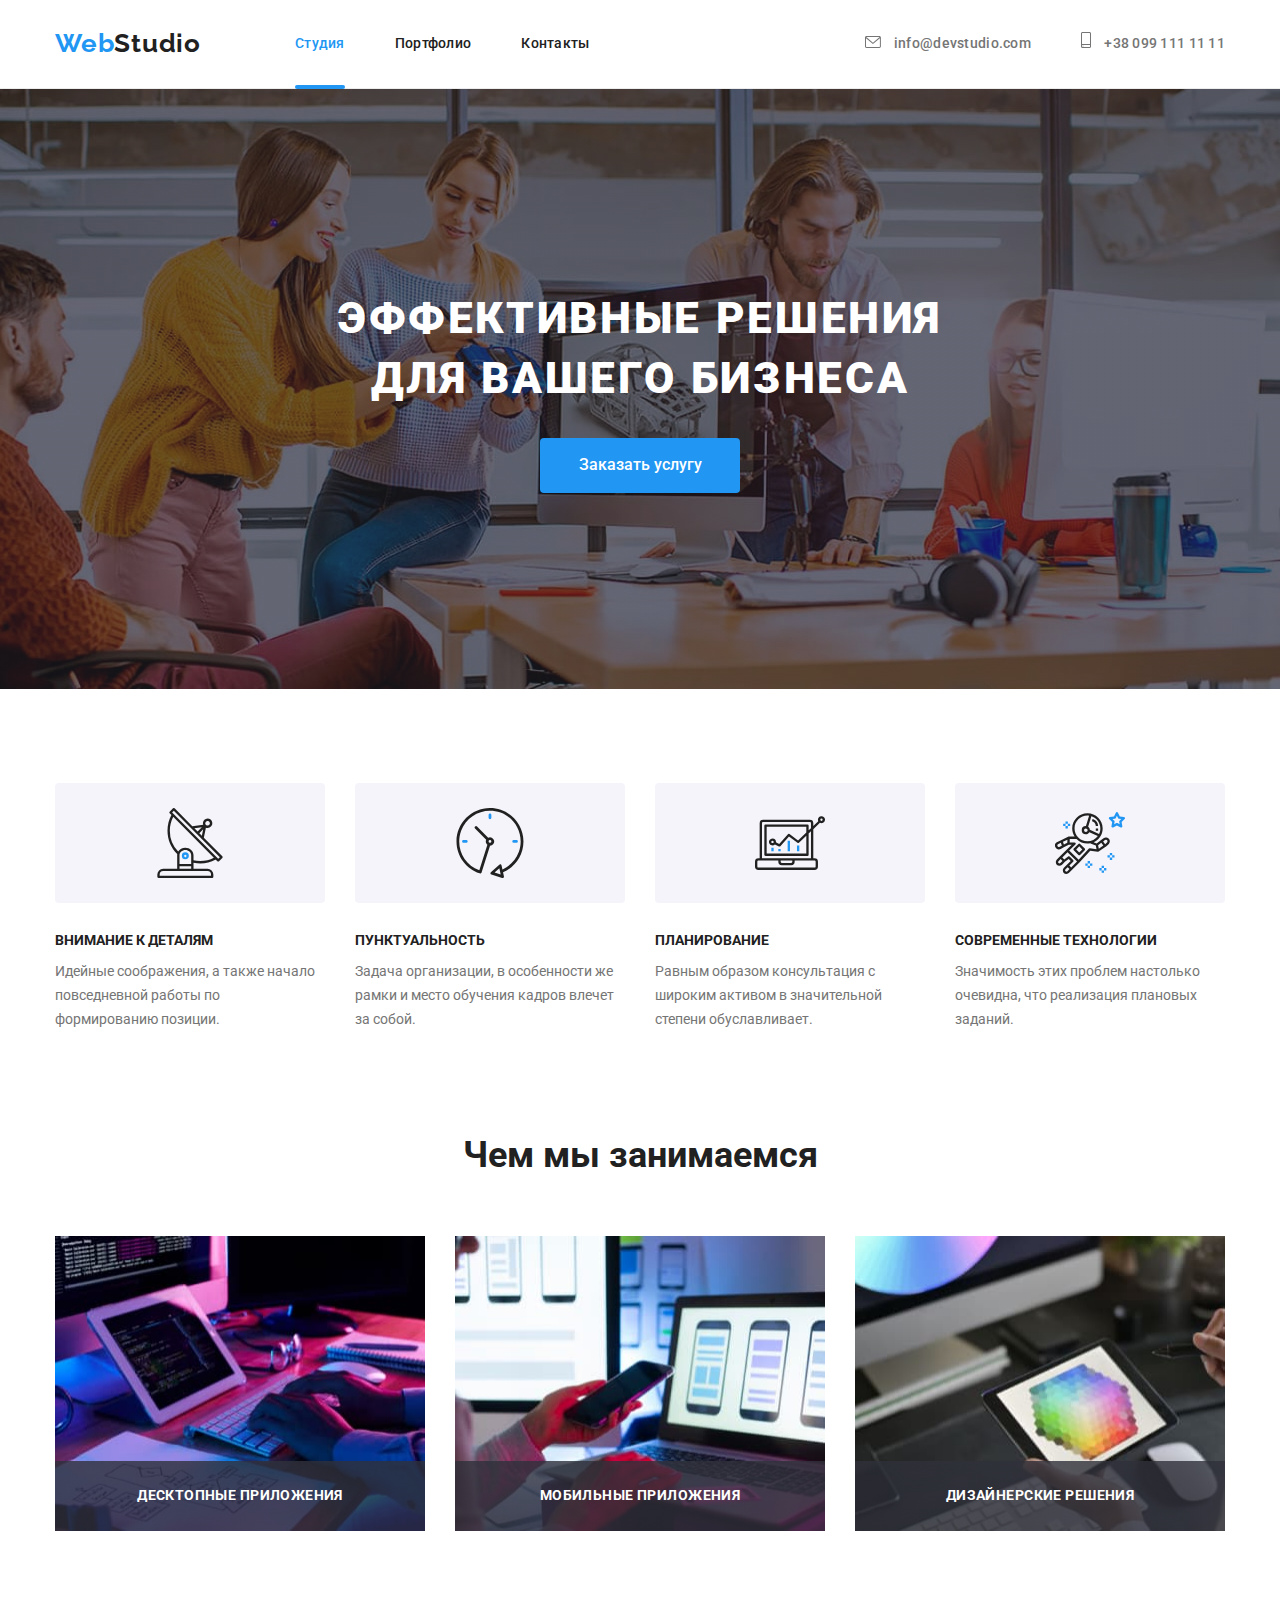
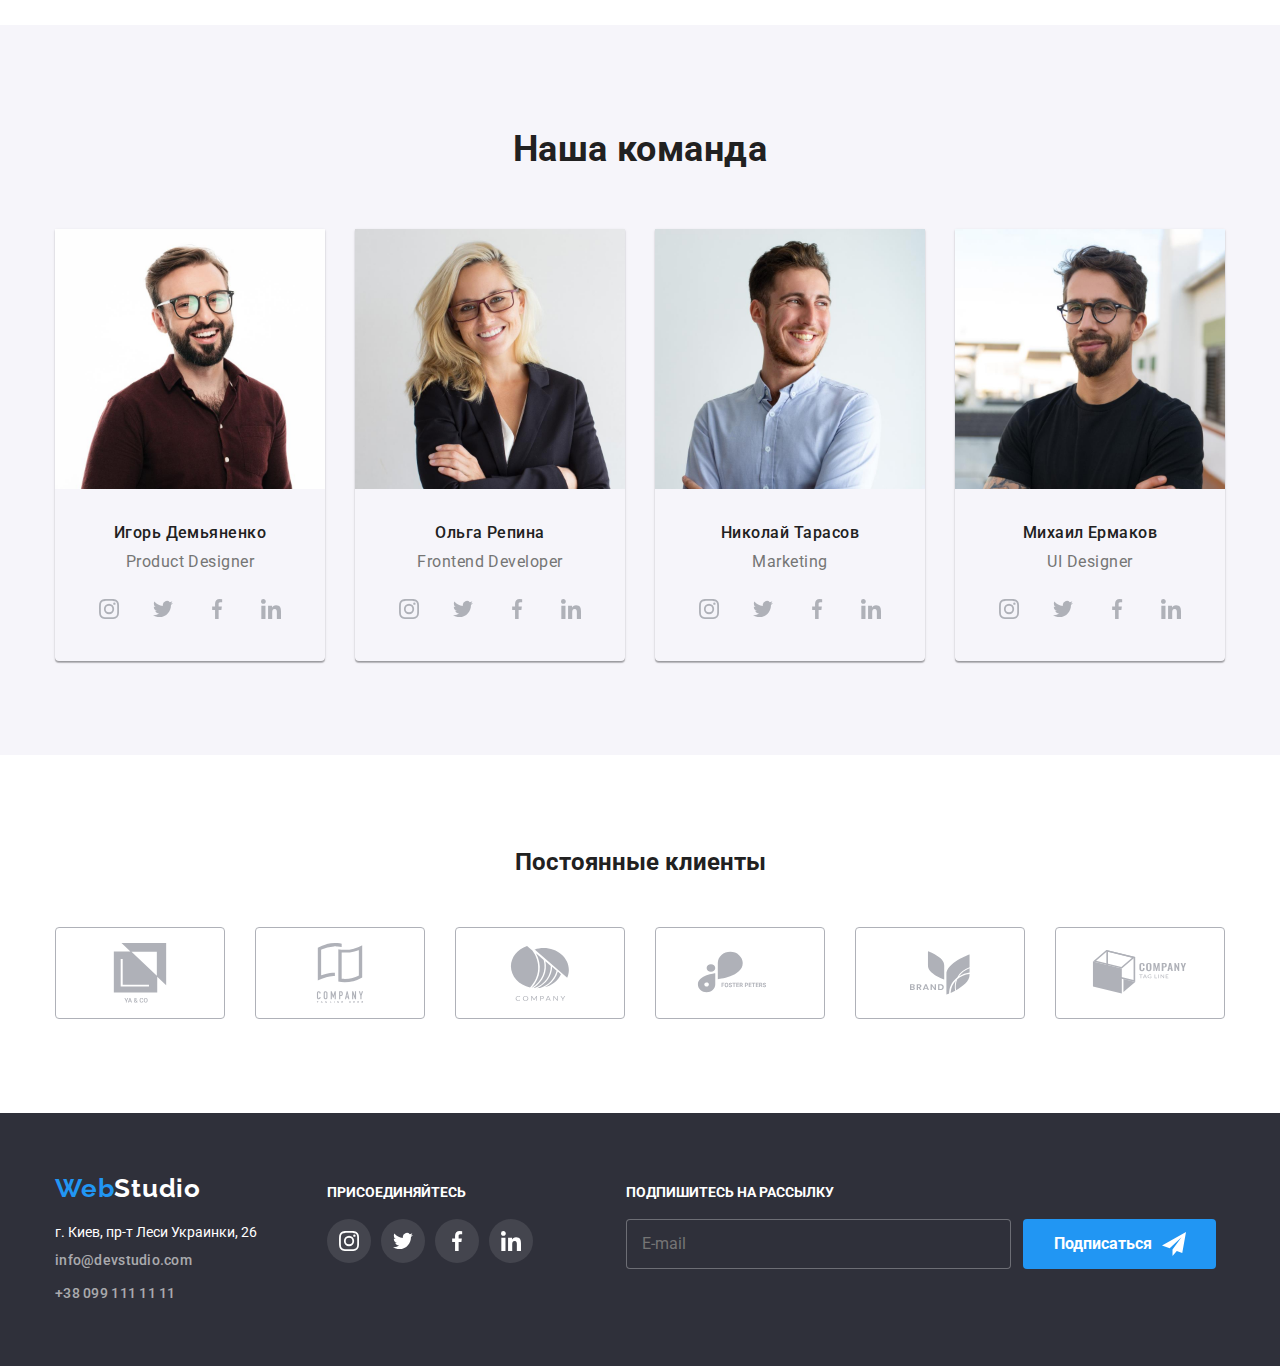
<file: index.html>
<!DOCTYPE html>
<html lang="ru">
  <head>
    <meta charset="UTF-8" />
    <meta http-equiv="X-UA-Compatible" content="IE=edge" />
    <meta name="viewport" content="width=device-width, initial-scale=1.0" />
    <link
      rel="stylesheet"
      href="https://cdnjs.cloudflare.com/ajax/libs/modern-normalize/1.0.0/modern-normalize.min.css"
    />
    <link rel="stylesheet" href="CSS/slyles.css" />
    <link rel="preconnect" href="https://fonts.googleapis.com" />
    <link rel="preconnect" href="https://fonts.gstatic.com" crossorigin />
    <link rel="preconnect" href="https://fonts.googleapis.com" />
    <link rel="preconnect" href="https://fonts.gstatic.com" crossorigin />
    <link rel="preconnect" href="https://fonts.googleapis.com" />
    <link rel="preconnect" href="https://fonts.gstatic.com" crossorigin />
    <link
      href="https://fonts.googleapis.com/css2?family=Raleway:wght@700&family=Roboto:wght@400;500;700;900&display=swap"
      rel="stylesheet"
    />
    <title>Home_work_6</title>
  </head>
  <body>
    <!--header-->
    <header class="header">
      <div class="main-nav container">
        <a class="text-logo" href="./index.html">
          Web<span class="black-color">Studio</span>
        </a>
        <nav>
          <ul class="navigate list">
            <li class="item">
              <a href="./index.html" class="active link">Студия</a>
            </li>
            <li class="item">
              <a href="./portfolio.html" class="link">Портфолио</a>
            </li>
            <li class="item"><a href="#contacts" class="link">Контакты</a></li>
          </ul>
        </nav>
        <ul class="contact list header-contact">
          <li>
            <a href="mailto:info@devstudio.com">
              <svg width="16" height="12" class="icon-contact">
                <use href="./images/sprite.svg#envelope"></use>
              </svg>
              info@devstudio.com</a
            >
          </li>
          <li>
            <a href="tel:+380991111111"
              ><svg width="10" height="16" class="icon-contact">
                <use href="./images/sprite.svg#smartphone"></use>
              </svg>
              +38 099 111 11 11</a
            >
          </li>
        </ul>
      </div>
    </header>
    <main>
      <!--block with button-->
      <section class="section section-main">
        <div class="container">
          <h1 class="hero-title">
            Эффективные решения <br />
            для вашего бизнеса
          </h1>
          <button data-modal-open class="main-button" type="button">
            Заказать услугу
          </button>
        </div>
      </section>
      <!--difference-->
      <section class="section-difference">
        <div class="container">
          <h2 class="visually-hidden">наши особенности</h2>
          <ul class="list list-difference">
            <li class="item">
              <div class="differens-icon-box">
                <svg width="70" height="70">
                  <use href="./images/sprite.svg#antenna"></use>
                </svg>
              </div>
              <h3>Внимание к деталям</h3>
              <p>
                Идейные соображения, а также начало повседневной работы по
                формированию позиции.
              </p>
            </li>
            <li class="item">
              <div class="differens-icon-box">
                <svg width="70" height="70">
                  <use href="./images/sprite.svg#clock"></use>
                </svg>
              </div>
              <h3>Пунктуальность</h3>
              <p>
                Задача организации, в особенности же рамки и место обучения
                кадров влечет за собой.
              </p>
            </li>
            <li class="item">
              <div class="differens-icon-box">
                <svg width="70" height="70">
                  <use href="./images/sprite.svg#diagram"></use>
                </svg>
              </div>
              <h3>Планирование</h3>
              <p>
                Равным образом консультация с широким активом в значительной
                степени обуславливает.
              </p>
            </li>
            <li class="item">
              <div class="differens-icon-box">
                <svg width="70" height="70">
                  <use href="./images/sprite.svg#astronaut"></use>
                </svg>
              </div>
              <h3>Современные технологии</h3>
              <p>
                Значимость этих проблем настолько очевидна, что реализация
                плановых заданий.
              </p>
            </li>
          </ul>
        </div>
      </section>
      <!--Чем мы занимаемся-->
      <section class="section what-are-we-doing-section">
        <div class="container">
          <h2 class="section-header">Чем мы занимаемся</h2>
          <ul class="what-are-we-doing-list list">
            <li class="item">
              <div class="we-doing-item-thumb">
                <img
                  src="images/coding.jpg"
                  alt="coding"
                  height="295"
                  width="370"
                />
                <div class="we-doing-item">
                  <h3>Десктопные приложения</h3>
                </div>
              </div>
            </li>
            <li class="item">
              <div class="we-doing-item-thumb">
                <img
                  src="images/mobile-dev.jpg"
                  height="295"
                  width="370"
                  alt="mobile develop"
                />
                <div class="we-doing-item">
                  <h3>Мобильные приложения</h3>
                </div>
              </div>
            </li>
            <li class="item">
              <div class="we-doing-item-thumb">
                <img
                  src="images/color-palet.jpg "
                  height="295"
                  width="370"
                  alt="creative-artist-web-design-with-working-colour-selection-graphic-tablet"
                />
                <div class="we-doing-item">
                  <h3>Дизайнерские решения</h3>
                </div>
              </div>
            </li>
          </ul>
        </div>
      </section>
      <!--team-->
      <section class="section section-team">
        <div class="container">
          <h2 class="section-header">Наша команда</h2>
          <ul class="team-list list">
            <li class="item">
              <img
                src="images/igor_demjanenko.jpg"
                height="260"
                width="270"
                alt="demjanenko.jpg"
              />
              <div class="name-position-team">
                <h3>Игорь Демьяненко</h3>
                <p lang="en">Product Designer</p>
                <ul class="team-contact-list list">
                  <li class="item">
                    <a class="social-link-team" href="">
                      <svg width="20" height="20" class="team-contacts">
                        <use href="./images/sprite.svg#instagram1"></use>
                      </svg>
                    </a>
                  </li>
                  <li class="item">
                    <a class="social-link-team" href="">
                      <svg width="20" height="20" class="team-contacts">
                        <use href="./images/sprite.svg#twitter1"></use>
                      </svg>
                    </a>
                  </li>
                  <li class="item">
                    <a class="social-link-team" href="">
                      <svg width="20" height="20" class="team-contacts">
                        <use href="./images/sprite.svg#facebook1"></use>
                      </svg>
                    </a>
                  </li>
                  <li class="item">
                    <a class="social-link-team" href="">
                      <svg width="20" height="20" class="team-contacts">
                        <use href="./images/sprite.svg#linkedin1"></use>
                      </svg>
                    </a>
                  </li>
                </ul>
              </div>
            </li>
            <li class="item">
              <img
                src="images/olga_repina.jpg"
                height="260"
                width="270"
                alt="olga_repina"
              />
              <div class="name-position-team">
                <h3>Ольга Репина</h3>
                <p lang="en">Frontend Developer</p>
                <ul class="team-contact-list list">
                  <li class="item">
                    <a class="social-link-team" href="">
                      <svg width="20" height="20" class="team-contacts">
                        <use href="./images/sprite.svg#instagram1"></use>
                      </svg>
                    </a>
                  </li>
                  <li class="item">
                    <a class="social-link-team" href="">
                      <svg width="20" height="20" class="team-contacts">
                        <use href="./images/sprite.svg#twitter1"></use>
                      </svg>
                    </a>
                  </li>
                  <li class="item">
                    <a class="social-link-team" href="">
                      <svg width="20" height="20" class="team-contacts">
                        <use href="./images/sprite.svg#facebook1"></use>
                      </svg>
                    </a>
                  </li>
                  <li class="item">
                    <a class="social-link-team" href="">
                      <svg width="20" height="20" class="team-contacts">
                        <use href="./images/sprite.svg#linkedin1"></use>
                      </svg>
                    </a>
                  </li>
                </ul>
              </div>
            </li>
            <li class="item">
              <img
                src="images/nikolay_tarasov.jpg"
                height="260"
                width="270"
                alt="nikolay_tarasov"
              />
              <div class="name-position-team">
                <h3>Николай Тарасов</h3>
                <p lang="en">Marketing</p>
                <ul class="team-contact-list list">
                  <li class="item">
                    <a class="social-link-team" href="">
                      <svg width="20" height="20" class="team-contacts">
                        <use href="./images/sprite.svg#instagram1"></use>
                      </svg>
                    </a>
                  </li>
                  <li class="item">
                    <a class="social-link-team" href="">
                      <svg width="20" height="20" class="team-contacts">
                        <use href="./images/sprite.svg#twitter1"></use>
                      </svg>
                    </a>
                  </li>
                  <li class="item">
                    <a class="social-link-team" href="">
                      <svg width="20" height="20" class="team-contacts">
                        <use href="./images/sprite.svg#facebook1"></use>
                      </svg>
                    </a>
                  </li>
                  <li class="item">
                    <a class="social-link-team" href="">
                      <svg width="20" height="20" class="team-contacts">
                        <use href="./images/sprite.svg#linkedin1"></use>
                      </svg>
                    </a>
                  </li>
                </ul>
              </div>
            </li>
            <li class="item">
              <img
                src="images/mihail_ermakov.jpg"
                height="260"
                width="270"
                alt="mihail_ermakov"
              />
              <div class="name-position-team">
                <h3>Михаил Ермаков</h3>
                <p lang="en">UI Designer</p>
                <ul class="team-contact-list list">
                  <li class="item">
                    <a class="social-link-team" href="">
                      <svg width="20" height="20" class="team-contacts">
                        <use href="./images/sprite.svg#instagram1"></use>
                      </svg>
                    </a>
                  </li>
                  <li class="item">
                    <a class="social-link-team" href="">
                      <svg width="20" height="20" class="team-contacts">
                        <use href="./images/sprite.svg#twitter1"></use>
                      </svg>
                    </a>
                  </li>
                  <li class="item">
                    <a class="social-link-team" href="">
                      <svg width="20" height="20" class="team-contacts">
                        <use href="./images/sprite.svg#facebook1"></use>
                      </svg>
                    </a>
                  </li>
                  <li class="item">
                    <a class="social-link-team" href="">
                      <svg width="20" height="20" class="team-contacts">
                        <use href="./images/sprite.svg#linkedin1"></use>
                      </svg>
                    </a>
                  </li>
                </ul>
              </div>
            </li>
          </ul>
        </div>
      </section>
      <section class="section clients-section">
        <div class="container">
          <h2>Постоянные клиенты</h2>
          <ul class="our-clients-list list">
            <li class="item">
              <a class="client-company-link" href="">
                <svg width="106" height="60" class="company-logo">
                  <use href="./images/sprite.svg#client1-logo"></use>
                </svg>
              </a>
            </li>
            <li class="item">
              <a class="client-company-link" href="">
                <svg width="106" height="60" class="company-logo">
                  <use href="./images/sprite.svg#client2-logo"></use>
                </svg>
              </a>
            </li>
            <li class="item">
              <a class="client-company-link" href="">
                <svg width="106" height="60" class="company-logo">
                  <use href="./images/sprite.svg#client3-logo"></use>
                </svg>
              </a>
            </li>
            <li class="item">
              <a class="client-company-link" href="">
                <svg width="106" height="60" class="company-logo">
                  <use href="./images/sprite.svg#client4-logo"></use>
                </svg>
              </a>
            </li>
            <li class="item">
              <a class="client-company-link" href="">
                <svg width="106" height="60" class="company-logo">
                  <use href="./images/sprite.svg#client5-logo"></use>
                </svg>
              </a>
            </li>
            <li class="item">
              <a class="client-company-link" href="">
                <svg width="106" height="60" class="company-logo">
                  <use href="./images/sprite.svg#client6-logo"></use>
                </svg>
              </a>
            </li>
          </ul>
        </div>
      </section>
    </main>
    <!--footer-->
    <footer class="section-footer">
      <div class="container">
        <div class="footer-contact-block">
          <a class="text-logo" href="./index.html">
            Web<span class="white-color">Studio</span>
          </a>
          <address class="address">
            <p class="phisical-address">г. Киев, пр-т Леси Украинки, 26</p>
            <ul class="contact-footer list">
              <li class="item">
                <a href="mailto:info@devstudio.com">info@devstudio.com</a>
              </li>
              <li class="item">
                <a href="tel:+380991111111">+38 099 111 11 11</a>
              </li>
            </ul>
          </address>
        </div>
        <div class="invite-footer">
          <h2 class="caption-invite">присоединяйтесь</h2>
          <ul class="invite-list list">
            <li class="item">
              <a class="social-link-invite" href="">
                <svg width="20" height="20" class="invite-contacts">
                  <use href="./images/sprite.svg#instagram1"></use>
                </svg>
              </a>
            </li>
            <li class="item">
              <a class="social-link-invite" href="">
                <svg width="20" height="20" class="invite-contacts">
                  <use href="./images/sprite.svg#twitter1"></use>
                </svg>
              </a>
            </li>
            <li class="item">
              <a class="social-link-invite" href="">
                <svg width="20" height="20" class="invite-contacts">
                  <use href="./images/sprite.svg#facebook1"></use>
                </svg>
              </a>
            </li>
            <li class="item">
              <a class="social-link-invite" href="">
                <svg width="20" height="20" class="invite-contacts">
                  <use href="./images/sprite.svg#linkedin1"></use>
                </svg>
              </a>
            </li>
          </ul>
        </div>
        <form class="footer-subscribe-form">
          <h2 class="caption-invite">Подпишитесь на рассылку</h2>

          <div class="footer-subscribe-list">
            <input
              type="email"
              name="mail"
              id="mail"
              placeholder="E-mail"
              class="input-mail-footer"
            />
            <button class="button-footer" type="submit">
              Подписаться
              <svg class="send-footer-ico" width="24" height="24">
                <use href="./images/sprite.svg#icon-send"></use>
              </svg>
            </button>
          </div>
        </form>
      </div>
    </footer>
    <div data-modal class="backdrop is-hidden">
      <div class="modal">
        <button data-modal-close class="btn-modal-close" type="button">
          <svg class="modal-btn" width="30" height="30">
            <use href="./images/sprite.svg#close-ico"></use>
          </svg>
        </button>
        <form class="modal-form">
          <p class="modal-header-text">
            Оставьте свои данные, мы вам перезвоним
          </p>
          <ul class="modal-list list">
            <li class="item">
              <label class="client-info-lable" for="name">Имя</label>
              <input
                class="client-info-field"
                type="text"
                name="name"
                id="name"
                autofocus
              />
              <svg class="modal-contact-icon" width="18" height="18">
                <use href="./images/sprite.svg#icon-person-ico"></use>
              </svg>
            </li>
            <li class="item">
              <label for="tel">Телефон</label>
              <input
                class="client-info-field"
                type="tel"
                name="tel"
                id="tel"
                placeholder=""
              />
              <svg class="modal-contact-icon" width="18" height="18">
                <use href="./images/sprite.svg#icon-phone-ico"></use>
              </svg>
            </li>
            <li>
              <label for="e-mail">Почта</label>
              <input
                class="client-info-field"
                type="email"
                name="mail"
                id="e-mail"
                placeholder=""
              />
              <svg class="modal-contact-icon" width="18" height="18">
                <use href="./images/sprite.svg#icon-email-ico"></use>
              </svg>
            </li>
            <li class="item">
              <label for="comment">Комментарий</label>
              <textarea
                rows="5"
                cols="10"
                class="comment"
                name="comment"
                id="comment"
                placeholder="Введите текст"
              ></textarea>
            </li>
          </ul>
          <div class="check-box-modal">
            <label class="check-box-modal-text">
              <input class="checkbox" type="checkbox" name="policy" />
              <span class="icon-check"> </span> Соглашаюсь с рассылкой и
              принимаю <a href=""> Условия договора</a></label
            >
          </div>
          <button class="check-box-modal-button button" type="submit">
            Отправить
          </button>
        </form>
      </div>
    </div>
    <script src="./js/modal.js"></script>
  </body>
</html>
</file>
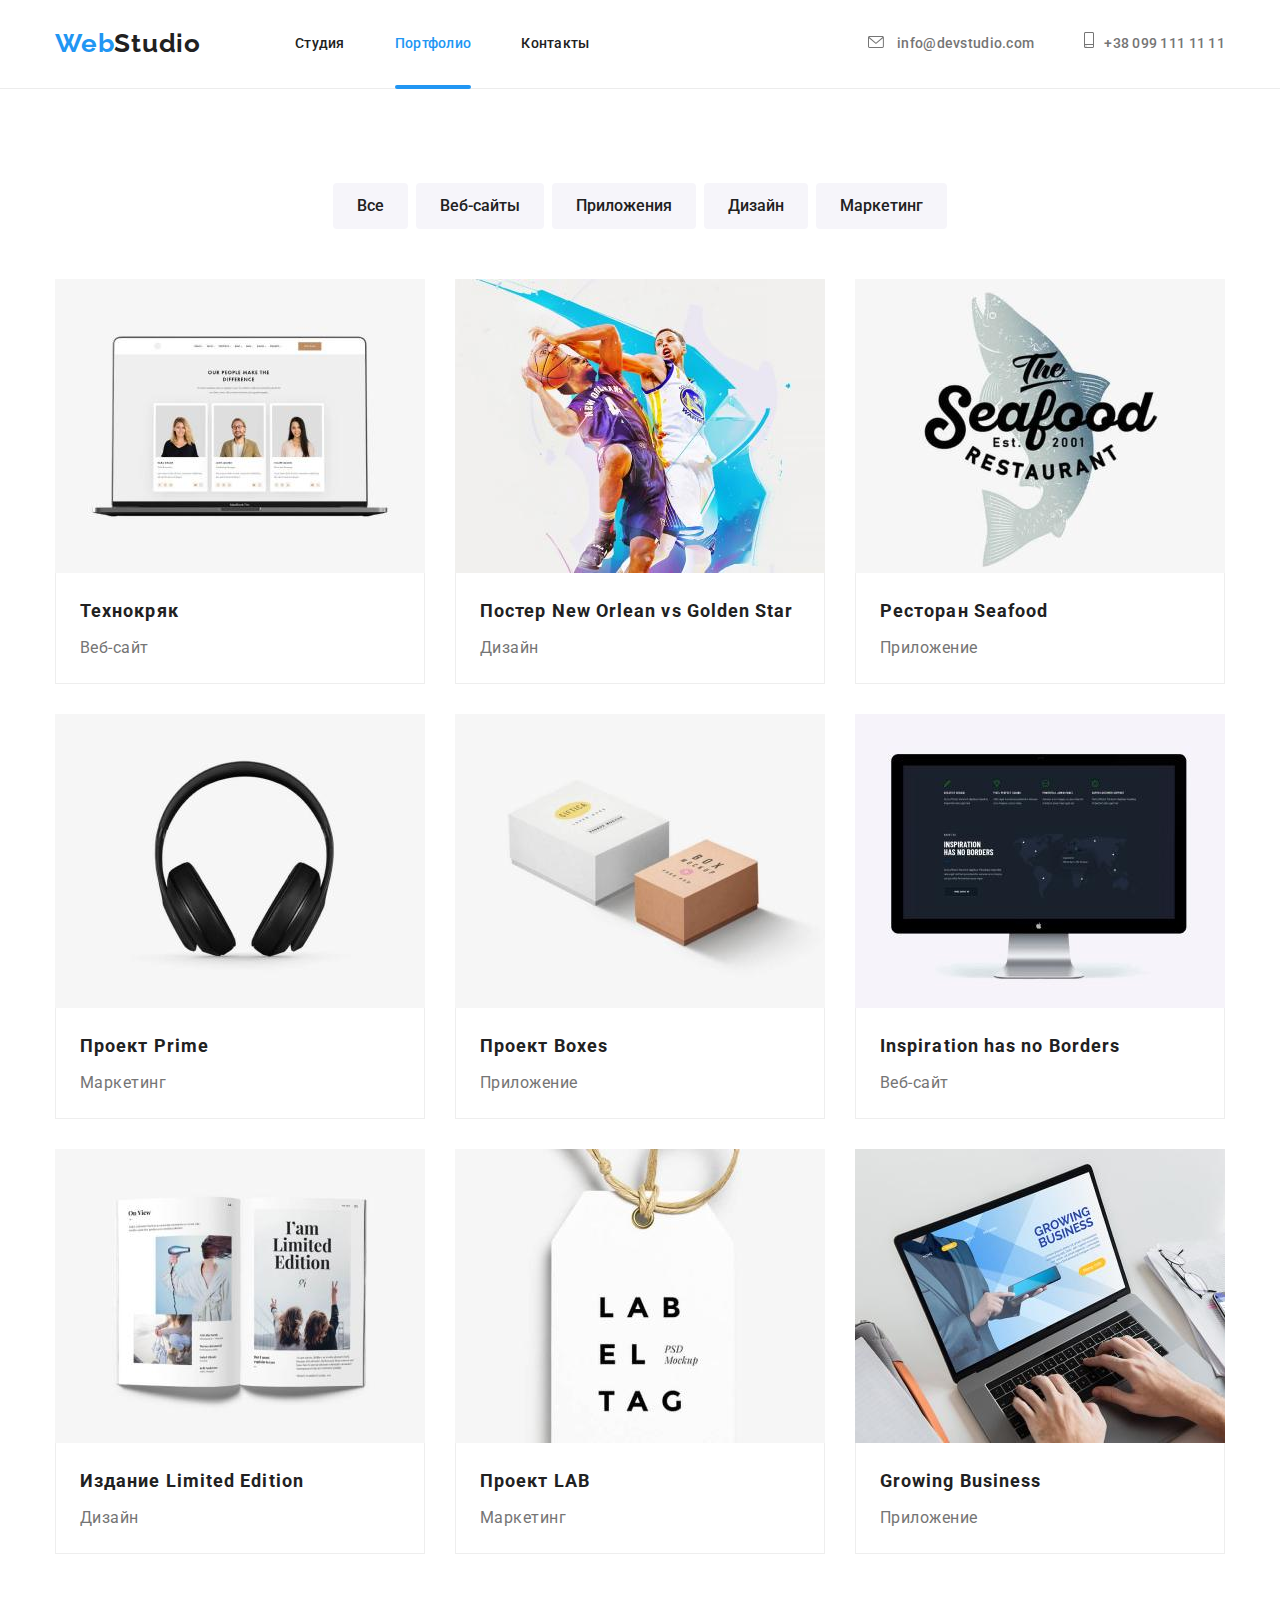
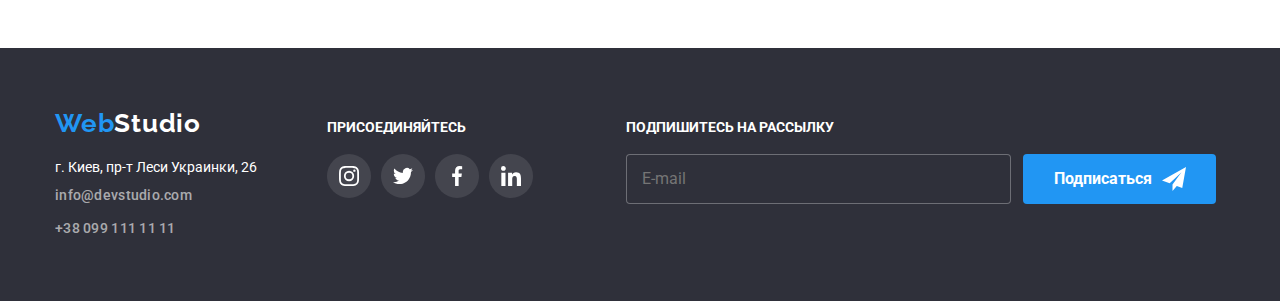
<file: portfolio.html>
<!DOCTYPE html>
<html lang="ru">
  <head>
    <meta charset="UTF-8" />
    <meta http-equiv="X-UA-Compatible" content="IE=edge" />
    <meta name="viewport" content="width=device-width, initial-scale=1.0" />
    <link
      rel="stylesheet"
      href="https://cdnjs.cloudflare.com/ajax/libs/modern-normalize/1.0.0/modern-normalize.min.css"
    />
    <link rel="stylesheet" href="CSS/slyles.css" />
    <link rel="preconnect" href="https://fonts.googleapis.com" />
    <link rel="preconnect" href="https://fonts.gstatic.com" crossorigin />
    <link rel="preconnect" href="https://fonts.googleapis.com" />
    <link rel="preconnect" href="https://fonts.gstatic.com" crossorigin />
    <link rel="preconnect" href="https://fonts.googleapis.com" />
    <link rel="preconnect" href="https://fonts.gstatic.com" crossorigin />
    <link
      href="https://fonts.googleapis.com/css2?family=Raleway:wght@700&family=Roboto:wght@400;500;700;900&display=swap"
      rel="stylesheet"
    />
    <title>portfolio</title>
  </head>
  <body>
    <!--header-->
    <header class="header">
      <div class="main-nav container">
        <a class="text-logo" href="./index.html">
          Web<span class="black-color">Studio</span>
        </a>
        <nav>
          <ul class="navigate list">
            <li><a href="./index.html">Студия</a></li>
            <li><a href="./portfolio.html" class="active">Портфолио</a></li>
            <li><a href="#contacts">Контакты</a></li>
          </ul>
        </nav>
        <ul class="contact list header-contact">
          <li>
            <a href="mailto:info@devstudio.com">
              <svg width="16" height="12" class="icon-contact">
                <use href="./images/sprite.svg#envelope"></use>
              </svg>
              info@devstudio.com</a
            >
          </li>
          <li>
            <a href="tel:+380991111111"
              ><svg width="10" height="16" class="icon-contact">
                <use href="./images/sprite.svg#smartphone"></use></svg
              >+38 099 111 11 11</a
            >
          </li>
        </ul>
      </div>
    </header>
    <main>
      <!-- фильтр примеров работ -->
      <section class="section section-filter">
        <div class="container">
          <h1 class="visually-hidden">filter examples</h1>
          <ul class="list list-filter choose-btn">
            <li class="item">
              <button class="button" type="button">Все</button>
            </li>
            <li class="item">
              <button class="button" type="button">Веб-сайты</button>
            </li>
            <li class="item">
              <button class="button" type="button">Приложения</button>
            </li>
            <li class="item">
              <button class="button" type="button">Дизайн</button>
            </li>
            <li class="item">
              <button class="button" type="button">Маркетинг</button>
            </li>
          </ul>
          <ul class="list card-list">
            <li class="item">
              <a class="example-project-link" href="">
                <div class="box">
                  <img
                    src="./images/tehnokryak.jpg"
                    width="370"
                    height="294"
                    alt="Веб-сайт-Технокряк"
                  />
                  <div class="overlay">
                    <p class="overlay-text">
                      Ресурс предлагает комплексные предложения с разным уровнем
                      функционала и сервисов. Все это позволит посетителю
                      получить исчерпывающие сведения  о компании или частном
                      лице.
                    </p>
                  </div>
                </div>
                <div class="title-example-text">
                  <h2>Технокряк</h2>
                  <p>Веб-сайт</p>
                </div></a
              >
            </li>
            <li class="item">
              <a href="" class="example-project-link">
                <div class="box">
                  <img
                    src="./images/poster-new-orlean-vs-golden-star.jpg"
                    width="370"
                    height="294"
                    alt="Постер Нью Орлеан против Голден Стар"
                  />
                  <div class="overlay">
                    <p class="overlay-text">
                      <i
                        >Сложнее всего начать действовать, все остальное зависит
                        только от упорства.</i
                      >
                      Амелия Эрхарт
                    </p>
                  </div>
                </div>
                <div class="title-example-text">
                  <h2>Постер New Orlean vs Golden Star</h2>
                  <p>Дизайн</p>
                </div></a
              >
            </li>
            <li class="item">
              <a class="example-project-link" href="">
                <div class="box">
                  <img
                    src="./images/resturant-seafood.jpg"
                    width="370"
                    height="294"
                    alt="логотип ресторана"
                  />
                  <div class="overlay">
                    <p class="overlay-text">
                      Ресурс предлагает комплексные предложения с разным уровнем
                      функционала и сервисов. Все это позволит посетителю
                      получить исчерпывающие сведения  о компании или частном
                      лице.
                    </p>
                  </div>
                </div>
                <div class="title-example-text">
                  <h2>Ресторан Seafood</h2>
                  <p>Приложение</p>
                </div></a
              >
            </li>
            <li class="item">
              <a class="example-project-link" href="">
                <div class="box">
                  <img
                    src="./images/project-prime.jpg"
                    width="370"
                    height="294"
                    alt="наушники"
                  />
                  <div class="overlay">
                    <p class="overlay-text">
                      Ресурс предлагает комплексные предложения с разным уровнем
                      функционала и сервисов. Все это позволит посетителю
                      получить исчерпывающие сведения  о компании или частном
                      лице.
                    </p>
                  </div>
                </div>
                <div class="title-example-text">
                  <h2>Проект Prime</h2>
                  <p>Маркетинг</p>
                </div></a
              >
            </li>
            <li class="item">
              <a class="example-project-link" href="">
                <div class="box">
                  <img
                    src="./images/project-boxes.jpg"
                    width="370"
                    height="294"
                    alt="коробки"
                  />
                  <div class="overlay">
                    <p class="overlay-text">
                      Ресурс предлагает комплексные предложения с разным уровнем
                      функционала и сервисов. Все это позволит посетителю
                      получить исчерпывающие сведения  о компании или частном
                      лице.
                    </p>
                  </div>
                </div>
                <div class="title-example-text">
                  <h2>Проект Boxes</h2>
                  <p>Приложение</p>
                </div></a
              >
            </li>
            <li class="item">
              <a class="example-project-link" href="">
                <div class="box">
                  <img
                    src="./images/inspiration-has-no-borders.jpg"
                    width="370"
                    height="294"
                    alt="ПК Эпл"
                  />
                  <div class="overlay">
                    <p class="overlay-text">
                      Ресурс предлагает комплексные предложения с разным уровнем
                      функционала и сервисов. Все это позволит посетителю
                      получить исчерпывающие сведения  о компании или частном
                      лице.
                    </p>
                  </div>
                </div>
                <div class="title-example-text">
                  <h2>Inspiration has no Borders</h2>
                  <p>Веб-сайт</p>
                </div></a
              >
            </li>
            <li class="item">
              <a class="example-project-link" href="">
                <div class="box">
                  <img
                    src="./images/limited-edition.jpg"
                    width="370"
                    height="294"
                    alt="раскрытый журнал"
                  />
                  <div class="overlay">
                    <p class="overlay-text">
                      Ресурс предлагает комплексные предложения с разным уровнем
                      функционала и сервисов. Все это позволит посетителю
                      получить исчерпывающие сведения  о компании или частном
                      лице.
                    </p>
                  </div>
                </div>
                <div class="title-example-text">
                  <h2>Издание Limited Edition</h2>
                  <p>Дизайн</p>
                </div></a
              >
            </li>
            <li class="item">
              <a class="example-project-link" href="">
                <div class="box">
                  <img
                    src="./images/project-lab.jpg"
                    width="370"
                    height="294"
                    alt="бирка"
                  />
                  <div class="overlay">
                    <p class="overlay-text">
                      Ресурс предлагает комплексные предложения с разным уровнем
                      функционала и сервисов. Все это позволит посетителю
                      получить исчерпывающие сведения  о компании или частном
                      лице.
                    </p>
                  </div>
                </div>
                <div class="title-example-text">
                  <h2>Проект LAB</h2>
                  <p>Маркетинг</p>
                </div></a
              >
            </li>
            <li class="item">
              <a class="example-project-link" href="">
                <div class="box">
                  <img
                    src="./images/growing-business.jpg"
                    width="370"
                    height="294"
                    alt="работа с за ноутбуком"
                  />
                  <div class="overlay">
                    <p class="overlay-text">
                      Ресурс предлагает комплексные предложения с разным уровнем
                      функционала и сервисов. Все это позволит посетителю
                      получить исчерпывающие сведения  о компании или частном
                      лице.
                    </p>
                  </div>
                </div>
                <div class="title-example-text">
                  <h2>Growing Business</h2>
                  <p>Приложение</p>
                </div>
              </a>
            </li>
          </ul>
        </div>
      </section>
    </main>
    <footer class="section-footer">
      <div class="container">
        <div class="footer-contact-block">
          <a class="text-logo" href="./index.html">
            Web<span class="white-color">Studio</span>
          </a>
          <address class="address">
            <p class="phisical-address">г. Киев, пр-т Леси Украинки, 26</p>
            <ul class="contact-footer list">
              <li class="item">
                <a href="mailto:info@devstudio.com">info@devstudio.com</a>
              </li>
              <li class="item">
                <a href="tel:+380991111111">+38 099 111 11 11</a>
              </li>
            </ul>
          </address>
        </div>
        <div class="invite-footer">
          <h2 class="caption-invite">присоединяйтесь</h2>
          <ul class="invite-list list">
            <li class="item">
              <a class="social-link-invite" href="">
                <svg width="20" height="20" class="invite-contacts">
                  <use href="./images/sprite.svg#instagram1"></use>
                </svg>
              </a>
            </li>
            <li class="item">
              <a class="social-link-invite" href="">
                <svg width="20" height="20" class="invite-contacts">
                  <use href="./images/sprite.svg#twitter1"></use>
                </svg>
              </a>
            </li>
            <li class="item">
              <a class="social-link-invite" href="">
                <svg width="20" height="20" class="invite-contacts">
                  <use href="./images/sprite.svg#facebook1"></use>
                </svg>
              </a>
            </li>
            <li class="item">
              <a class="social-link-invite" href="">
                <svg width="20" height="20" class="invite-contacts">
                  <use href="./images/sprite.svg#linkedin1"></use>
                </svg>
              </a>
            </li>
          </ul>
        </div>
        <form class="footer-subscribe-form">
          <h2 class="caption-invite">Подпишитесь на рассылку</h2>

          <div class="footer-subscribe-list">
            <input
              type="email"
              name="mail"
              id="mail"
              placeholder="E-mail"
              class="input-mail-footer"
            />
            <button class="button-footer" type="submit">
              Подписаться
              <svg class="send-footer-ico" width="24" height="24">
                <use href="./images/sprite.svg#icon-send"></use>
              </svg>
            </button>
          </div>
        </form>
      </div>
    </footer>
  </body>
</html>
</file>
<file: CSS/slyles.css>
/* цвет основного текста rgba(117, 117, 117, 1) */
/* вторичный цвет текста rgba(33, 33, 33, 1); */
/* акцент голубой #2196F3;*/
/* основной цвет фона #E5E5E5; */
/* первичный цвет фона  rgba(245, 244, 250, 1); */
/* вторичный цвет фона rgba(47, 48, 58, 1);*/
:root {
  --logo-companies-color: #afb1b8;
  --examples-border-color: #eeeeee;
  --header-border-color: #ececec;
  --primary-text-color: #757575;
  --title-text-color: #212121;
  --white-text-color: #ffffff;
  --contact-text-color: rgba(255, 255, 255, 0.6);
  --accent-color: #2196f3;
  --main-button-hover-color: #188ce8;
  --main-bg-color: #ffffff;
  --first-bg-color: hwb(250 96% 2%);
  --secondary-bg-color: #2f303a;
  --backdrop-bg-color: rgba(0, 0, 0, 0.2);
  --duration: 250ms;
  --timing-function: cubic-bezier(0.4, 0, 0.2, 1);
}
html {
  box-sizing: border-box;
}
*,
*::before,
*::after {
  box-sizing: inherit;
}
.visually-hidden,
.checkbox {
  position: absolute;
  width: 1px;
  height: 1px;
  margin: -1px;
  border: 0;
  padding: 0;
  white-space: nowrap;
  clip-path: inset(100%);
  clip: rect(0 0 0 0);
  overflow: hidden;
}
body {
  font-family: "roboto", "sans-serif";
  background-color: var(--main-bg-color);
  color: var(--title-text-color);
  margin: 0;
}
h1,
h2,
h3,
p {
  margin: 0;
}

.container {
  width: 1200px;
  margin: 0 auto;
  padding-left: 15px;
  padding-right: 15px;
  text-align: center;
}
.section {
  padding-top: 94px;
  padding-bottom: 94px;
}
.no-padding {
  padding-top: 0;
  padding-bottom: 0;
}
/* лого компании */
.text-logo {
  color: var(--accent-color);
  font-family: raleway;
  font-weight: 700;
  font-size: 26px;
  line-height: 1.2;
  letter-spacing: 0.03em;
  text-decoration: none;
  margin-right: 93px;
}
.black-color {
  color: var(--title-text-color);
}
.white-color {
  color: var(--white-text-color);
}

/* навигация */
.list {
  padding: 0;
  margin: 0;
  list-style: none;
}
.navigate {
  display: flex;
}

.navigate li:not(:last-child) {
  margin-right: 50px;
}
.navigate a {
  color: var(--title-text-color);
  font-weight: 500;
  font-size: 14px;
  line-height: 1.14;
  letter-spacing: 0.02em;
  text-decoration: none;

  padding-top: 32px;
  padding-bottom: 32px;
  display: block;
  transition: color var(--timing-function) var(--duration);
}
.navigate a:focus,
.navigate a:hover {
  color: var(--accent-color);
}

.navigate .active {
  color: var(--accent-color);
}
.header > .main-nav > .text-logo {
  margin-right: 94px;
  margin-bottom: 0px;
}
/* контакты хедер */
.contact {
  display: flex;
}
.contact li:not(:last-child) {
  margin-right: 50px;
}
.header-contact {
  margin-left: auto;
}
.icon-contact {
  fill: currentColor;
  margin-right: 10px;
  padding: 0px;
  transition: fill var(--duration) var(--timing-function);
}
.icon-contact:hover {
  fill: var(--accent-color);
}
.contact a,
.contact-footer a {
  font-weight: 500;
  font-size: 14px;
  line-height: 1.7;
  letter-spacing: 0.02em;
  text-decoration: none;
  display: block;
}
.contact a {
  color: var(--primary-text-color);
}
.contact-footer a {
  padding: inherit;
  color: var(--contact-text-color);
}
.phisical-address {
  margin-bottom: 9px;
}
.contact a {
  padding-top: 32px;
  padding-bottom: 32px;
  transition: color var(--duration) var(--timing-function);
}

.contact-footer a:focus,
.contact-footer a:hover,
.contact a:focus,
.contact a:hover {
  color: var(--accent-color);
}

.button,
.main-button {
  font-family: inherit;
  color: var(--title-text-color);
  background-color: var(--first-bg-color);
  border-color: transparent;
  font-weight: 500;
  font-size: 16px;
  line-height: 1.87;
  cursor: pointer;
  text-align: center;
  padding: 6px 22px;
  border-radius: 4px;
  transition: color var(--duration) var(--timing-function),
    background-color var(--duration) var(--timing-function),
    box-shadow var(--duration) var(--timing-function);
}

.button:hover,
.button:focus {
  color: var(--first-bg-color);
  background-color: var(--accent-color);
}
.main-button:hover,
.main-button:focus {
  background-color: var(--main-button-hover-color);
}
.list-filter .item :hover {
  box-shadow: 0px 3px 2px rgba(0, 0, 0, 0.1);
}
.list-filter .item :focus {
  box-shadow: 0px 3px 2px rgba(0, 0, 0, 0.1);
}
/* секция галереи */
.section-filter {
  padding-top: 94px;
  padding-bottom: 94px;
}
.section-filter img {
  display: block;
  max-width: 100%;
  height: auto;
}
.list-filter .item {
  transition: box-shadow var(--duration) var(--timing-function);
}
.list-filter {
  display: flex;
  justify-content: center;
}
.list-filter .item:not(:last-child) {
  margin-right: 8px;
}
.example-project-link {
  display: block;
  text-decoration: none;
  transition: box-shadow var(--timing-function) var(--duration);
}
.example-project-link:hover,
.example-project-link:focus {
  box-shadow: 0px 1px 1px rgba(0, 0, 0, 0.12), 0px 4px 4px rgba(0, 0, 0, 0.06),
    1px 4px 6px rgba(0, 0, 0, 0.16);
}

.section-filter h2 {
  color: var(--title-text-color);
  font-weight: 700;
  font-size: 18px;
  line-height: 2;
  letter-spacing: 0.06em;
  text-align: left;
  margin-bottom: 4px;
}
.section-filter p {
  color: var(--primary-text-color);
  font-size: 16px;
  line-height: 1.875;
  letter-spacing: 0.03em;
  text-align: left;
}
.card-list {
  display: flex;
  flex-wrap: wrap;
  margin-top: -30px;
  margin-left: -30px;
}
.choose-btn {
  margin-bottom: 50px;
}
.card-list > .item {
  width: 370px;
  margin-top: 30px;
  margin-left: 30px;
}

.title-example-text {
  border-bottom: 1px solid var(--examples-border-color);
  border-left: 1px solid var(--examples-border-color);
  border-right: 1px solid var(--examples-border-color);
  padding: 20px 24px;
}
/*+++++++++++++++++++ футер+++++++++++++++ */
.section-footer {
  background-color: var(--secondary-bg-color);
  color: var(--white-text-color);
  font-size: 14px;
  display: block;
  padding-top: 60px;
  padding-bottom: 60px;
}

.container .text-logo {
  display: block;
  margin-bottom: 20px;
  margin-right: 0px;
  text-align: left;
}
.footer .contact a {
  color: var(--contact-text-color);
  font-weight: 400;
  padding-top: 0px;
  padding-bottom: 0px;
}
.address {
  display: block;
  font-style: normal;
}

.address p {
  color: var(--white-text-color);
  text-align: left;
}
.section-footer .container {
  display: flex;
  align-items: baseline;
}

.contact-footer {
  text-align: left;
  display: inline;
}
.contact-footer li:not(:last-child) {
  margin-bottom: 9px;
}
.footer-contact-block {
  margin-right: 70px;
}

.caption-invite {
  line-height: 100%;
  text-transform: uppercase;
  font-size: 14px;
  font-weight: bold;
  margin-bottom: 20px;
  text-align: left;
}
.invite-list {
  display: flex;
}

.invite-list .item:not(:last-child) {
  margin-right: 10px;
}
.social-link-invite {
  width: 44px;
  height: 44px;
  border-radius: 50%;
  display: flex;
  justify-content: center;
  align-items: center;
  background-color: rgba(255, 255, 255, 0.1);
  fill: var(--main-bg-color);
  transition: fill var(--duration) var(--timing-function);
  transition: background-color var(--duration) var(--timing-function);
}

.icon-contact {
  color: currentColor;
}
.social-link-invite:hover,
.social-link-invite:focus {
  background-color: var(--accent-color);
  fill: var(--white-text-color);
}

.footer-subscribe {
}
.footer-subscribe-form {
  display: flex;
  flex-direction: column;
  align-items: flex-start;
  margin-left: 93px;
}
.footer-subscribe-list {
  display: flex;
}

.button-footer {
  display: flex;
  padding-left: 29px;
  padding-right: 28px;
  padding-top: 10px;
  padding-bottom: 10px;
  margin-left: 12px;
  align-items: center;
  justify-content: center;
  background-color: #2196f3;
  border-radius: 4px;
  border-color: transparent;
  color: var(--white-text-color);
  font-size: 16px;
  font-weight: bold;
  line-height: 1.6;
  transition: color var(--duration) var(--timing-function),
    background-color var(--duration) var(--timing-function),
    box-shadow var(--duration) var(--timing-function);
}
.button-footer:focus,
.button-footer:hover {
  background-color: var(--main-button-hover-color);
  box-shadow: 0px 3px 2px rgba(0, 0, 0, 0.1);
}
.send-footer-ico {
  margin-left: 10px;
  fill: currentColor;
}
.form-field {
  height: 50px;
}

/* первая страница */

.section-main {
  background-color: var(--secondary-bg-color);
  color: var(--white-text-color);
  font-size: 44px;
  line-height: 1.36;
  font-weight: 900;
  letter-spacing: 0.06em;
  text-align: center;
  padding-top: 200px;
  padding-bottom: 200px;

  max-width: 1600px;
  height: 600px;
  margin-left: auto;
  margin-right: auto;
  background-image: linear-gradient(
      to right,
      rgba(47, 48, 58, 0.4),
      rgba(47, 48, 58, 0.4)
    ),
    url(../images/team-working.jpg);
  background-repeat: no-repeat;
  background-position: center;
  background-size: cover;
}
.hero-title {
  font-size: 44px;
  font-size: 44px;
  line-height: 1.36;
  font-weight: 900;
  letter-spacing: 0.06em;
  text-transform: uppercase;
  text-align: center;
}

.section-main button {
  color: var(--white-text-color);
  background-color: var(--accent-color);
  line-height: 1.88;
  text-decoration: none;
  padding: 10px 32px;
  margin-top: 30px;
  min-width: 200px;
  min-height: 50px;
}
/* *****************+++наши отличаи */
/* .list-difference > .item::before {
  display: block;
  content: "";
  width: 270px;
  height: 120px;
  background-size: content;
  background-repeat: no-repeat;
  background-color: #f5f4fa;
  border-radius: 4px;
  background-position: center;
  margin-bottom: 30px;
}
.ico-datails::before {
  background-image: url(../images/satellite-dish.svg);
}
.ico-punctuality::before {
  background-image: url(../images/clock.svg);
}
.ico-planing::before {
  background-image: url(../images/diagram.svg);
}
.ico-techologies::before {
  background-image: url(../images/astronaut.svg);
} */

.section-difference {
  padding-top: 94px;
  padding-bottom: 0px;
}
.section-difference h3 {
  color: var(--title-text-color);
  line-height: 1.14;
  font-size: 14px;
  font-weight: 700;
  text-transform: uppercase;
  margin-bottom: 10px;
}
.section-difference p {
  color: var(--primary-text-color);
  line-height: 1.73;
  font-size: 14px;
}

.list-difference {
  display: flex;
  text-align: start;
  justify-content: space-between;
}

.differens-icon-box {
  width: 270px;
  height: 120px;
  background-size: content;
  background-repeat: no-repeat;
  background-color: #f5f4fa;
  border-radius: 4px;
  background-position: center;
  margin-bottom: 30px;
  display: flex;
  align-items: center;
  justify-content: center;
}
.list-difference .item:not(:last-child) {
  margin-right: 30px;
}
.header {
  border-bottom: 1px solid var(--header-border-color);
}

.section-header {
  font-weight: 700;
  font-size: 36px;
  line-height: 1.67;
  margin: 0px;
}
.main-nav {
  display: flex;
  align-items: center;
}

/* ****************наша команда */
.section-team,
.section-team h3 {
  color: var(--title-text-color);
  background-color: var(--first-bg-color);
  font-size: 16px;
  line-height: 1.2;
  letter-spacing: 0.03em;
  text-align: center;
}

.team-list {
  display: flex;
  align-items: center;
}
.team-list > li:not(:last-child) {
  margin-right: 30px;
}
.team-contact-list {
  display: flex;
  align-items: center;
}
.team-contact-list > .item:not(:last-child) {
  margin-right: 10px;
}
.team-list > li {
  box-shadow: 0px 1px 3px rgba(0, 0, 0, 0.12), 0px 1px 1px rgba(0, 0, 0, 0.14),
    0px 2px 1px rgba(0, 0, 0, 0.2);
  border-radius: 0px 0px 4px 4px;
}
.section-team h2 {
  margin-bottom: 50px;
}
.section-team h3 {
  font-weight: 500;
}
.section-team p {
  color: var(--primary-text-color);
}
.name-position-team {
  padding-top: 30px;
  padding-bottom: 30px;
}
.name-position-team h3 {
  margin-bottom: 10px;
}
.name-position-team p {
  margin-bottom: 16px;
}
.team-contact-list {
  display: flex;
  justify-content: center;
}
.social-link-team {
  width: 44px;
  height: 44px;
  border-radius: 50%;
  display: flex;
  justify-content: center;
  align-items: center;
  color: var(--logo-companies-color);
  transition: background-color var(--duration) var(--timing-function),
    color var(--duration) var(--timing-function);
}
.team-contacts > li :not(:last-child) {
  margin-right: 10px;
}
.team-contacts {
  fill: currentColor;
}
.social-link-team:hover {
  color: var(--white-text-color);
  background-color: var(--accent-color);
}

.team-contact-list a :hover {
  fill: currentColor;
}
.social-link-team:focus {
  color: var(--white-text-color);
  background-color: var(--accent-color);
}
.team-contact-list a :focus {
  fill: currentColor;
}
/* ********************************что мы делаем */
.what-are-we-doing-section h2 {
  margin-bottom: 50px;
}
.section .what-are-we-doing-list {
  display: flex;
  justify-content: space-between;
}
.what-are-we-doing-list li:not(:last-child) {
  margin-right: 30px;
}
.what-are-we-doing-list .item {
  width: 100%;
}
.what-are-we-doing-list img {
  display: block;
}
.we-doing-item-thumb {
  position: relative;
}
.we-doing-item {
  position: absolute;
  left: 0;
  bottom: 0;
  letter-spacing: 3%;
  width: 370px;
  height: 70px;
  background-image: linear-gradient(
    to right,
    rgba(47, 48, 58, 0.8),
    rgba(47, 48, 58, 0.8)
  );
  background-repeat: no-repeat;
  background-position: center;
  background-size: cover;
}
.we-doing-item > h3 {
  text-transform: uppercase;
  color: var(--white-text-color);
  font-size: 14px;
  line-height: 1.14;
  white-space: nowrap;
  letter-spacing: 0.42px;
  position: absolute;
  top: 50%;
  left: 50%;
  transform: translate(-50%, -50%);
}

/*---------------наши клиенты----------------------*/
.clients-section h2 {
  margin-bottom: 50px;
}
.our-clients-list {
  padding: none;
  display: flex;
}

.our-clients-list li:not(:first-child) {
  margin-left: 30px;
}
.client-company-link {
  width: 170px;
  height: 92px;
  display: flex;
  justify-content: center;
  align-items: center;
  border: 1px solid #afb1b8;
  box-sizing: border-box;
  border-radius: 4px;
  color: #afb1b8;
  transition: color var(--duration) var(--timing-function),
    border var(--duration) var(--timing-function);
}
.company-logo {
  fill: currentColor;
  border: currentColor;
}

.client-company-link:hover,
.client-company-link:focus {
  border: 1px solid var(--accent-color);
  color: var(--accent-color);
}
/* ****************modal******************** */

.backdrop {
  position: fixed;
  top: 0;
  left: 0;
  width: 100%;
  height: 100%;

  visibility: none;
  opacity: 1;
  background-color: var(--backdrop-bg-color);

  transition: opacity var(--duration) var(--timing-function),
    visibility var(--duration) var(--timing-function);
}

.backdrop.is-hidden {
  opacity: 0;
  visibility: hidden;
  pointer-events: none;
}

.is-hidden .modal {
  transform: translate(-50%, -50%);
}

.modal {
  position: absolute;
  top: 50%;
  left: 50%;
  transform: (-50%, -50%);

  width: 528px;
  height: 581px;

  background-color: var(--main-bg-color);
  box-shadow: 0px 1px 3px rgba(0, 0, 0, 0.12), 0px 1px 1px rgba(0, 0, 0, 0.14),
    0px 2px 1px rgba(0, 0, 0, 0.2);
  border-radius: 4px;

  transform: translate(-50%, -50%);
  transition: transform var(--duration) var(--timing-function);
}
.btn-modal-close {
  position: absolute;
  top: 8px;
  right: 8px;

  display: flex;
  align-items: center;
  justify-content: center;
  padding: 0;
  width: 30px;
  height: 30px;

  background-color: var(--main-bg-color);
  border: 1px solid rgba(0, 0, 0, 0.1);
  border-radius: 50%;
  cursor: pointer;
  transition: fill var(--duration) var(--timing-function);
}
.btn-modal-close:hover,
.btn-modal-close:focus {
  fill: var(--accent-color);
}
.modal-form {
  width: 528px;
  height: 581px;
  outline: 1px solid tomato;
  margin-left: auto;
  margin-right: auto;
  padding: 40px;
}
.modal-list label {
  color: #757575;
  margin-bottom: 4px;
}
.modal-form .client-info-field {
  height: 40px;
  border-radius: 4px;
}

.client-info-field {
  border-color: rgba(33, 33, 33, 0.2);
  position: relative;
  padding-left: 30px;
  transition: border-color var(--duration) var(--timing-function),
    outline var(--duration) var(--timing-function);
}
.modal-contact-icon {
  position: absolute;
  transform: translateY(30px);
  left: 50px;
  transition: fill var(--duration) var(--timing-function);
}
.client-info-field:focus ~ .modal-contact-icon {
  fill: var(--accent-color);
}
.client-info-field:focus,
.comment:focus,
.input-mail-footer:focus {
  border-color: var(--accent-color);
  outline: none;
}

.modal-list {
  width: 448px;
  height: 342px;
}

.modal-list li {
  display: flex;
  flex-direction: column;
  font-size: 12px;
  text-align: Left;
  color: #757575;
}
.modal-list li:not(:first-child) {
  margin-top: 10px;
}

.modal-header-text {
  font-size: 20px;
  font-weight: bold;
  margin-bottom: 12px;
}
.comment {
  color: rgba(117, 117, 117, 0.5);
  border-radius: 4px;
  border-color: rgba(33, 33, 33, 0.2);
  padding: 12px 16px;
  resize: none;
  height: 120px;
  width: 448px;
  transition: border-color var(--duration) var(--timing-function),
    outline var(--duration) var(--timing-function);
}
.check-box-modal-text {
  display: flex;
  align-items: center;
}
.icon-check {
  margin-right: 10px;
  align-items: center;
  display: block;
  width: 15px;
  height: 15px;
  border-radius: 2px;
  border: 2px solid var(--title-text-color);
  transition: border-color var(--duration) var(--timing-function);
}

.checkbox:checked + .icon-check {
  display: block;
  border-color: var(--accent-color);
  background-color: #2196f3;
  background-image: url(../images/check.svg);
  background-size: contain;
  background-origin: border-box;
}
.checkbox:focus + .icon-check {
  border-color: var(--accent-color);
}
.check-box-modal {
  font-size: 14px;
  margin-top: 20px;
  margin-left: 9px;
  display: flex;

  justify-content: center;
}
.check-box-modal a {
  margin-left: 1em;
  color: var(--accent-color);
}
.check-box-modal-button {
  display: block;
  margin-top: 30px;
  margin-left: auto;
  margin-right: auto;

  width: 200px;
  height: 50px;
  border-radius: 4px;
  color: var(--white-text-color);
  background-color: var(--accent-color);
  box-shadow: 0px 3px 2px rgba(0, 0, 0, 0.1);
  transition: background-color var(--duration) var(--timing-function),
    outline var(--duration) var(--timing-function);
}
.check-box-modal-button:hover,
.check-box-modal-button:focus {
  background-color: #188ce8;
  outline: none;
}
/* .checkbox {
  -webkit-appearance: none;
  -moz-appearance: none;
  appearance: none;
  position: absolute;
} */
/* ++++++++++++++++++++++хедер подчеркивания активной страницы++++++++++++++++++++++++++ */
.active {
  position: relative;
}
.active::after {
  position: absolute;
  bottom: -5px;
  content: "";
  display: block;
  width: 100%;
  height: 4px;
  border-radius: 2px;
  background-color: var(--accent-color);
}
/* ++++++++++++++++++card-examples++++++++++ */
.box {
  position: relative;
  overflow: hidden;
}
.overlay {
  background-image: linear-gradient(
    to right,
    rgba(33, 150, 243, 0.9),
    rgba(33, 150, 243, 0.9)
  );
  position: absolute;
  bottom: -1px;
  width: 100%;
  height: 100%;
  transform: translateY(100%);
  /* overflow: hidden; */
  transition: transform var(--duration) var(--timing-function);
}
.example-project-link:hover .overlay {
  transform: translateY(0);
}
.example-project-link:focus .overlay {
  transform: translateY(0);
}
.overlay .overlay-text {
  padding: 63px 24px;
  color: var(--white-text-color);
  text-align: left;
  font-size: 18px;
}

.input-mail-footer {
  font-size: 16px;
  color: var(--primary-text-color);
  padding-left: 15px;
  height: 50px;
  width: 385px;
  background-color: var(--secondary-bg-color);
  border: 1px solid rgba(255, 255, 255, 0.3);
  border-radius: 4px;
  transition: border-color var(--duration) var(--timing-function),
    outline var(--duration) var(--timing-function);
}
</file>
